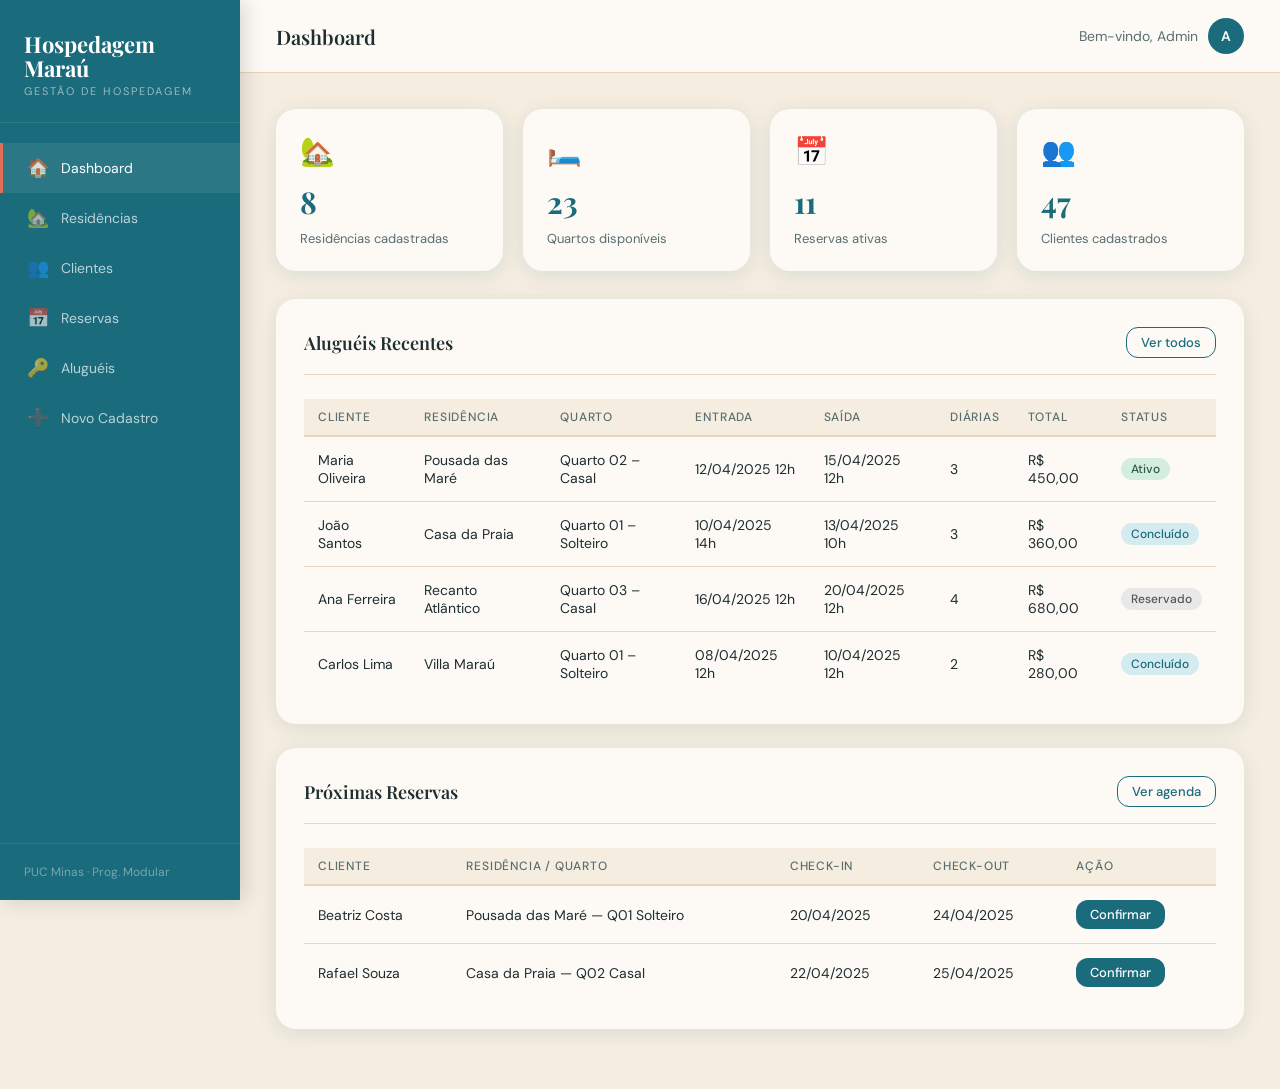
<file: src/index.html>
<!DOCTYPE html>
<html lang="pt-BR">
<head>
  <meta charset="UTF-8" />
  <meta name="viewport" content="width=device-width, initial-scale=1.0" />
  <title>Dashboard — Hospedagem Maraú</title>
  <link rel="stylesheet" href="style.css" />
</head>
<body>
<div class="page-wrapper">

  <div class="sidebar">
    <div class="sidebar-brand">
      <div class="logo-mark">Hospedagem<br/>Maraú</div>
      <div class="logo-sub">Gestão de Hospedagem</div>
    </div>
    <ul class="sidebar-nav">
      <li><a href="index.html"       class="active"><span class="icon">🏠</span> Dashboard</a></li>
      <li><a href="residencias.html">               <span class="icon">🏡</span> Residências</a></li>
      <li><a href="clientes.html">                  <span class="icon">👥</span> Clientes</a></li>
      <li><a href="reservas.html">                  <span class="icon">📅</span> Reservas</a></li>
      <li><a href="alugel.html">                    <span class="icon">🔑</span> Aluguéis</a></li>
      <li><a href="cadastro.html">                  <span class="icon">➕</span> Novo Cadastro</a></li>
    </ul>
    <div class="sidebar-footer">PUC Minas · Prog. Modular</div>
  </div>

  <div class="main-content">
    <div class="topbar">
      <span class="topbar-title">Dashboard</span>
      <div class="topbar-user">
        <span>Bem-vindo, Admin</span>
        <div class="avatar">A</div>
      </div>
    </div>

    <div class="page-body">

      <div class="stats-grid">
        <div class="stat-card">
          <span class="stat-icon">🏡</span>
          <span class="stat-value">8</span>
          <span class="stat-label">Residências cadastradas</span>
        </div>
        <div class="stat-card">
          <span class="stat-icon">🛏️</span>
          <span class="stat-value">23</span>
          <span class="stat-label">Quartos disponíveis</span>
        </div>
        <div class="stat-card">
          <span class="stat-icon">📅</span>
          <span class="stat-value">11</span>
          <span class="stat-label">Reservas ativas</span>
        </div>
        <div class="stat-card">
          <span class="stat-icon">👥</span>
          <span class="stat-value">47</span>
          <span class="stat-label">Clientes cadastrados</span>
        </div>
      </div>

      <div class="card">
        <div class="card-header">
          <h2 class="card-title">Aluguéis Recentes</h2>
          <a href="alugel.html" class="btn btn-outline btn-sm">Ver todos</a>
        </div>
        <table>
          <thead>
            <tr>
              <th>Cliente</th>
              <th>Residência</th>
              <th>Quarto</th>
              <th>Entrada</th>
              <th>Saída</th>
              <th>Diárias</th>
              <th>Total</th>
              <th>Status</th>
            </tr>
          </thead>
          <tbody>
            <tr>
              <td>Maria Oliveira</td>
              <td>Pousada das Maré</td>
              <td>Quarto 02 – Casal</td>
              <td>12/04/2025 12h</td>
              <td>15/04/2025 12h</td>
              <td>3</td>
              <td>R$ 450,00</td>
              <td><span class="badge badge-green">Ativo</span></td>
            </tr>
            <tr>
              <td>João Santos</td>
              <td>Casa da Praia</td>
              <td>Quarto 01 – Solteiro</td>
              <td>10/04/2025 14h</td>
              <td>13/04/2025 10h</td>
              <td>3</td>
              <td>R$ 360,00</td>
              <td><span class="badge badge-blue">Concluído</span></td>
            </tr>
            <tr>
              <td>Ana Ferreira</td>
              <td>Recanto Atlântico</td>
              <td>Quarto 03 – Casal</td>
              <td>16/04/2025 12h</td>
              <td>20/04/2025 12h</td>
              <td>4</td>
              <td>R$ 680,00</td>
              <td><span class="badge badge-gray">Reservado</span></td>
            </tr>
            <tr>
              <td>Carlos Lima</td>
              <td>Villa Maraú</td>
              <td>Quarto 01 – Solteiro</td>
              <td>08/04/2025 12h</td>
              <td>10/04/2025 12h</td>
              <td>2</td>
              <td>R$ 280,00</td>
              <td><span class="badge badge-blue">Concluído</span></td>
            </tr>
          </tbody>
        </table>
      </div>

      <div class="card">
        <div class="card-header">
          <h2 class="card-title">Próximas Reservas</h2>
          <a href="reservas.html" class="btn btn-outline btn-sm">Ver agenda</a>
        </div>
        <table>
          <thead>
            <tr>
              <th>Cliente</th>
              <th>Residência / Quarto</th>
              <th>Check-in</th>
              <th>Check-out</th>
              <th>Ação</th>
            </tr>
          </thead>
          <tbody>
            <tr>
              <td>Beatriz Costa</td>
              <td>Pousada das Maré — Q01 Solteiro</td>
              <td>20/04/2025</td>
              <td>24/04/2025</td>
              <td><a href="alugel.html" class="btn btn-primary btn-sm">Confirmar</a></td>
            </tr>
            <tr>
              <td>Rafael Souza</td>
              <td>Casa da Praia — Q02 Casal</td>
              <td>22/04/2025</td>
              <td>25/04/2025</td>
              <td><a href="alugel.html" class="btn btn-primary btn-sm">Confirmar</a></td>
            </tr>
          </tbody>
        </table>
      </div>

    </div>
  </div>
</div>
</body>
</html>
</file>
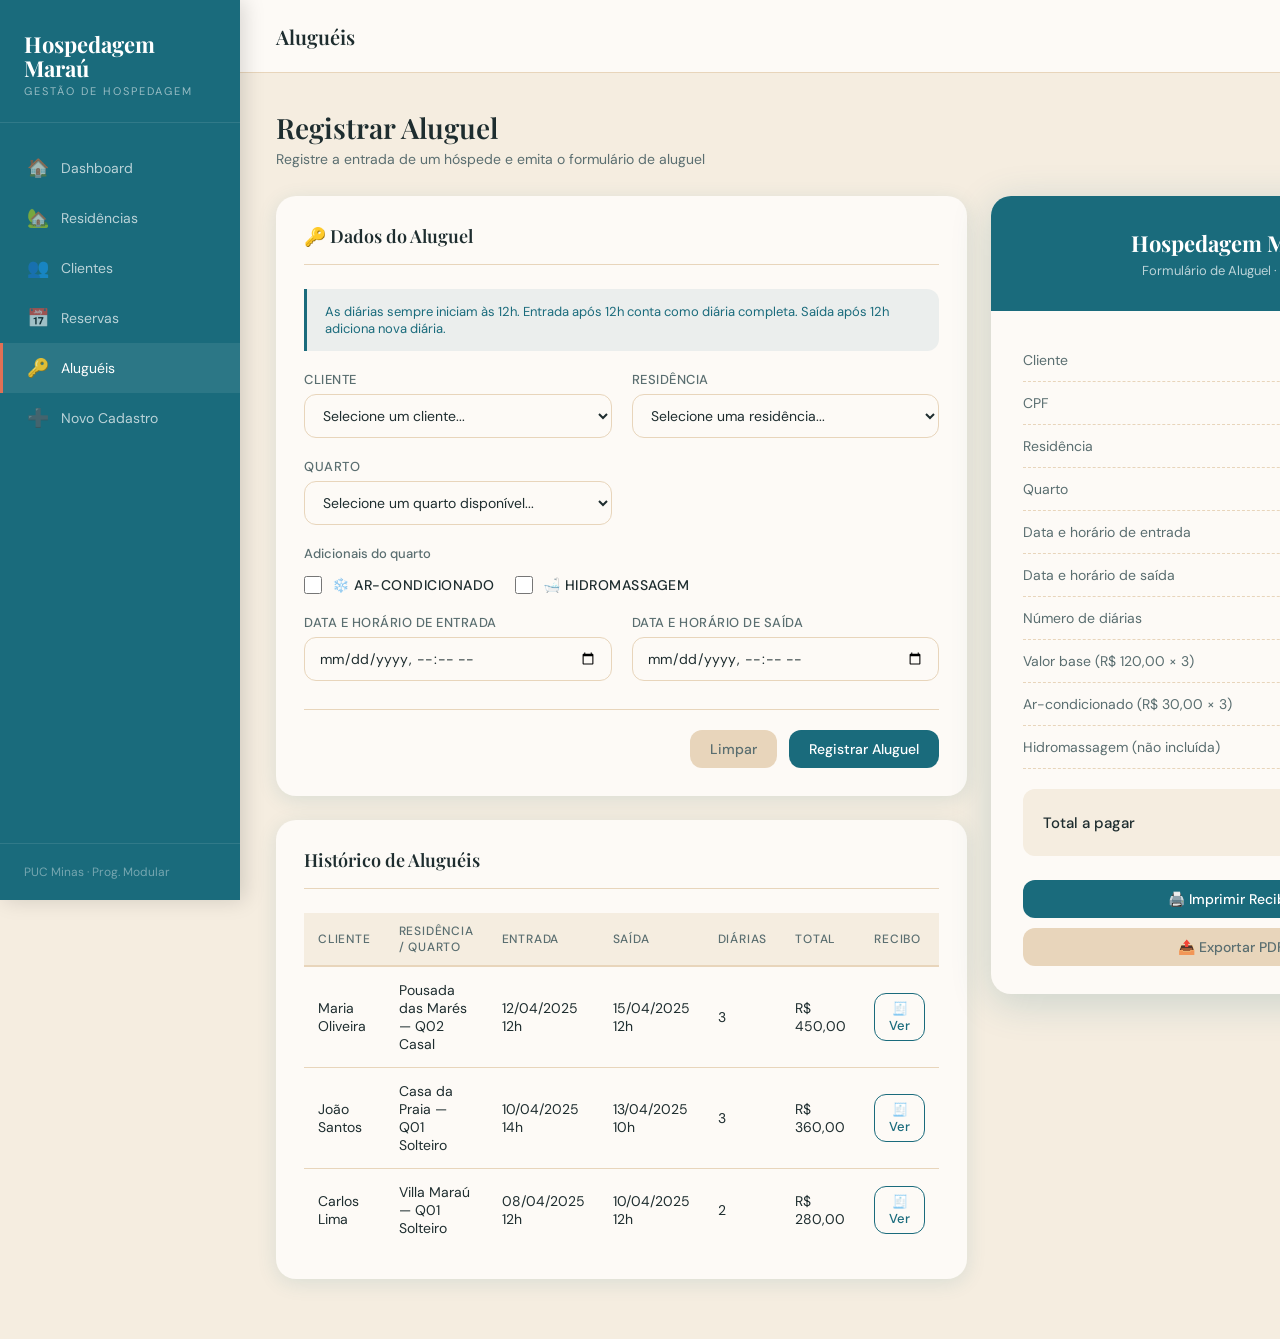
<file: src/alugel.html>
<!DOCTYPE html>
<html lang="pt-BR">
<head>
  <meta charset="UTF-8" />
  <meta name="viewport" content="width=device-width, initial-scale=1.0" />
  <title>Aluguéis — Hospedagem Maraú</title>
  <link rel="stylesheet" href="style.css" />
</head>
<body>
<div class="page-wrapper">

  <div class="sidebar">
    <div class="sidebar-brand">
      <div class="logo-mark">Hospedagem<br/>Maraú</div>
      <div class="logo-sub">Gestão de Hospedagem</div>
    </div>
    <ul class="sidebar-nav">
      <li><a href="index.html">                   <span class="icon">🏠</span> Dashboard</a></li>
      <li><a href="residencias.html">             <span class="icon">🏡</span> Residências</a></li>
      <li><a href="clientes.html">                <span class="icon">👥</span> Clientes</a></li>
      <li><a href="reservas.html">                <span class="icon">📅</span> Reservas</a></li>
      <li><a href="alugel.html" class="active">   <span class="icon">🔑</span> Aluguéis</a></li>
      <li><a href="cadastro.html">                <span class="icon">➕</span> Novo Cadastro</a></li>
    </ul>
    <div class="sidebar-footer">PUC Minas · Prog. Modular</div>
  </div>

  <div class="main-content">
    <div class="topbar">
      <span class="topbar-title">Aluguéis</span>
      <div class="topbar-user">
        <span>Admin</span>
        <div class="avatar">A</div>
      </div>
    </div>

    <div class="page-body">

      <div class="page-header">
        <h1>Registrar Aluguel</h1>
        <p>Registre a entrada de um hóspede e emita o formulário de aluguel</p>
      </div>

      <div style="display:grid; grid-template-columns: 1fr 480px; gap: 24px; align-items: start;">

        <div>
          <div class="card">
            <div class="card-header">
              <h2 class="card-title">🔑 Dados do Aluguel</h2>
            </div>

            <div class="info-box">
              As diárias sempre iniciam às 12h. Entrada após 12h conta como diária completa. Saída após 12h adiciona nova diária.
            </div>

            <div class="form-grid">
              <div class="form-group">
                <label for="cliente-alg">Cliente</label>
                <select id="cliente-alg">
                  <option value="">Selecione um cliente...</option>
                  <option>Maria Oliveira</option>
                  <option>João Santos</option>
                  <option>Ana Ferreira</option>
                  <option>Carlos Lima</option>
                  <option>Beatriz Costa</option>
                </select>
              </div>

              <div class="form-group">
                <label for="residencia-alg">Residência</label>
                <select id="residencia-alg">
                  <option value="">Selecione uma residência...</option>
                  <option>Pousada das Marés</option>
                  <option>Casa da Praia</option>
                  <option>Recanto Atlântico</option>
                  <option>Villa Maraú</option>
                </select>
              </div>

              <div class="form-group">
                <label for="quarto-alg">Quarto</label>
                <select id="quarto-alg">
                  <option value="">Selecione um quarto disponível...</option>
                  <option>Quarto 01 – Solteiro (R$ 120,00/diária)</option>
                  <option>Quarto 03 – Solteiro (R$ 100,00/diária)</option>
                </select>
              </div>

              <div class="form-group" style="grid-column: 1 / -1;">
                <p style="font-size:13px;color:var(--texto-leve);font-weight:500;margin-bottom:8px;">Adicionais do quarto</p>
                <div style="display:flex;gap:20px;">
                  <label class="checkbox-row">
                    <input type="checkbox" /> ❄️ Ar-condicionado
                  </label>
                  <label class="checkbox-row">
                    <input type="checkbox" /> 🛁 Hidromassagem
                  </label>
                </div>
              </div>

              <div class="form-group">
                <label for="entrada-alg">Data e horário de entrada</label>
                <input type="datetime-local" id="entrada-alg" />
              </div>

              <div class="form-group">
                <label for="saida-alg">Data e horário de saída</label>
                <input type="datetime-local" id="saida-alg" />
              </div>
            </div>

            <div class="form-actions">
              <button class="btn btn-ghost">Limpar</button>
              <button class="btn btn-primary">Registrar Aluguel</button>
            </div>
          </div>

          <div class="card">
            <div class="card-header">
              <h2 class="card-title">Histórico de Aluguéis</h2>
            </div>
            <table>
              <thead>
                <tr>
                  <th>Cliente</th>
                  <th>Residência / Quarto</th>
                  <th>Entrada</th>
                  <th>Saída</th>
                  <th>Diárias</th>
                  <th>Total</th>
                  <th>Recibo</th>
                </tr>
              </thead>
              <tbody>
                <tr>
                  <td>Maria Oliveira</td>
                  <td>Pousada das Marés — Q02 Casal</td>
                  <td>12/04/2025 12h</td>
                  <td>15/04/2025 12h</td>
                  <td>3</td>
                  <td>R$ 450,00</td>
                  <td><button class="btn btn-outline btn-sm">🧾 Ver</button></td>
                </tr>
                <tr>
                  <td>João Santos</td>
                  <td>Casa da Praia — Q01 Solteiro</td>
                  <td>10/04/2025 14h</td>
                  <td>13/04/2025 10h</td>
                  <td>3</td>
                  <td>R$ 360,00</td>
                  <td><button class="btn btn-outline btn-sm">🧾 Ver</button></td>
                </tr>
                <tr>
                  <td>Carlos Lima</td>
                  <td>Villa Maraú — Q01 Solteiro</td>
                  <td>08/04/2025 12h</td>
                  <td>10/04/2025 12h</td>
                  <td>2</td>
                  <td>R$ 280,00</td>
                  <td><button class="btn btn-outline btn-sm">🧾 Ver</button></td>
                </tr>
              </tbody>
            </table>
          </div>
        </div>

        <div>
          <div class="recibo">
            <div class="recibo-header">
              <h2>Hospedagem Maraú</h2>
              <p>Formulário de Aluguel · Recibo</p>
            </div>
            <div class="recibo-body">
              <div class="recibo-row">
                <span class="label">Cliente</span>
                <span class="value">Maria Oliveira</span>
              </div>
              <div class="recibo-row">
                <span class="label">CPF</span>
                <span class="value">123.456.789-00</span>
              </div>
              <div class="recibo-row">
                <span class="label">Residência</span>
                <span class="value">Pousada das Marés</span>
              </div>
              <div class="recibo-row">
                <span class="label">Quarto</span>
                <span class="value">Quarto 02 – Casal</span>
              </div>
              <div class="recibo-row">
                <span class="label">Data e horário de entrada</span>
                <span class="value">12/04/2025 às 12h</span>
              </div>
              <div class="recibo-row">
                <span class="label">Data e horário de saída</span>
                <span class="value">15/04/2025 às 12h</span>
              </div>
              <div class="recibo-row">
                <span class="label">Número de diárias</span>
                <span class="value">3 diárias</span>
              </div>
              <div class="recibo-row">
                <span class="label">Valor base (R$ 120,00 × 3)</span>
                <span class="value">R$ 360,00</span>
              </div>
              <div class="recibo-row">
                <span class="label">Ar-condicionado (R$ 30,00 × 3)</span>
                <span class="value">R$ 90,00</span>
              </div>
              <div class="recibo-row">
                <span class="label">Hidromassagem (não incluída)</span>
                <span class="value">–</span>
              </div>
              <div class="recibo-total">
                <span class="label">Total a pagar</span>
                <span class="value">R$ 450,00</span>
              </div>

              <div style="margin-top: 24px; display:flex; flex-direction:column; gap:10px;">
                <button class="btn btn-primary" style="justify-content:center;">🖨️ Imprimir Recibo</button>
                <button class="btn btn-ghost" style="justify-content:center;">📤 Exportar PDF</button>
              </div>
            </div>
          </div>
        </div>

      </div>

    </div>
  </div>
</div>
</body>
</html>
</file>
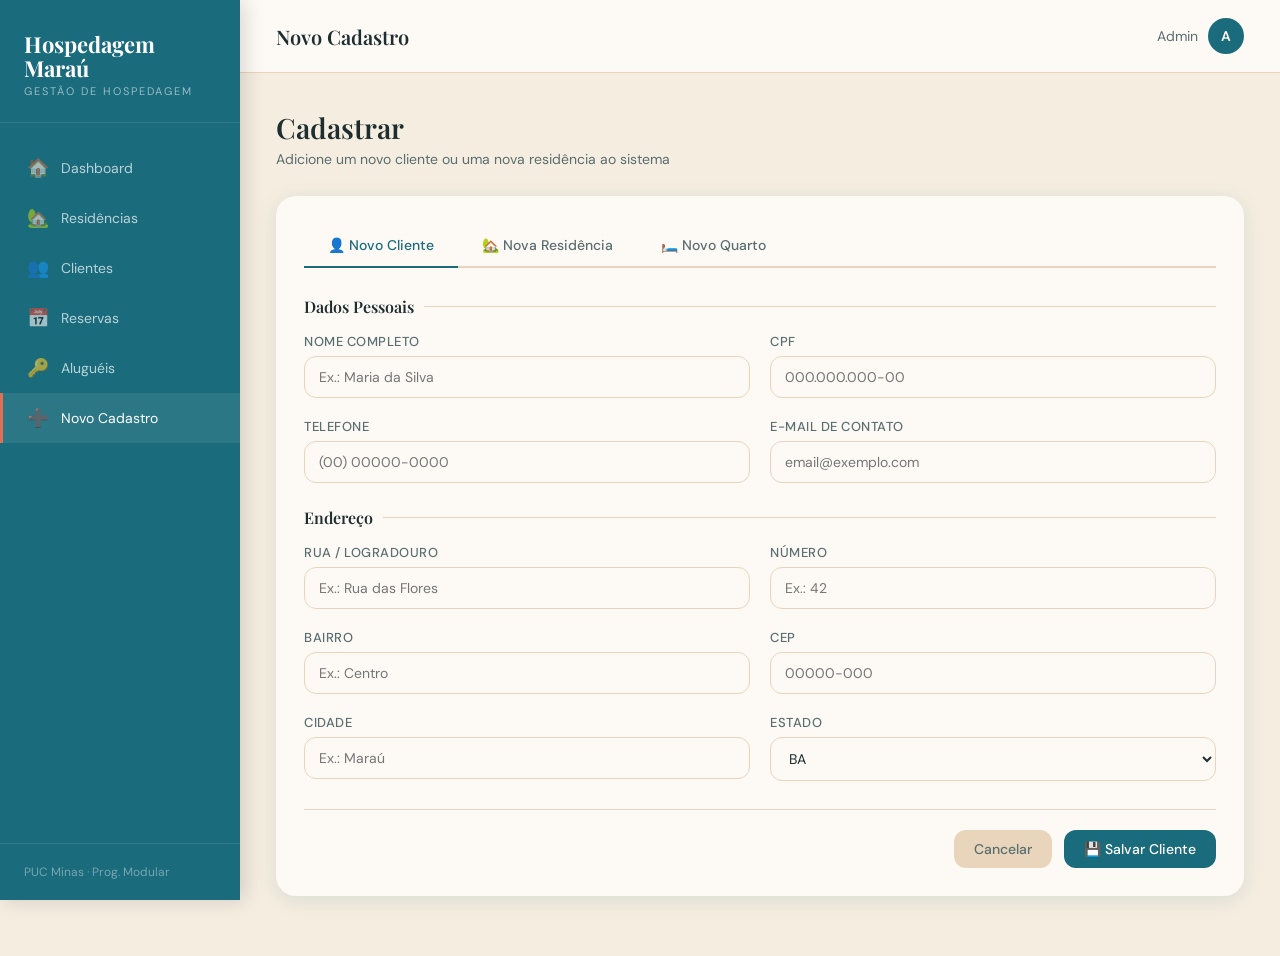
<file: src/cadastro.html>
<!DOCTYPE html>
<html lang="pt-BR">
<head>
  <meta charset="UTF-8" />
  <meta name="viewport" content="width=device-width, initial-scale=1.0" />
  <title>Cadastro — Hospedagem Maraú</title>
  <link rel="stylesheet" href="style.css" />
  <style>
    .tabs {
      display: flex;
      gap: 0;
      border-bottom: 2px solid var(--areia-escura);
      margin-bottom: 28px;
    }
    .tab-btn {
      padding: 12px 24px;
      border: none;
      background: transparent;
      font-family: 'DM Sans', sans-serif;
      font-size: 14px;
      font-weight: 500;
      color: var(--texto-leve);
      cursor: pointer;
      border-bottom: 2px solid transparent;
      margin-bottom: -2px;
      transition: all 0.2s;
    }
    .tab-btn.active {
      color: var(--mar);
      border-bottom-color: var(--mar);
    }
    .tab-panel { display: none; }
    .tab-panel.active { display: block; }
  </style>
</head>
<body>
<div class="page-wrapper">

  <div class="sidebar">
    <div class="sidebar-brand">
      <div class="logo-mark">Hospedagem<br/>Maraú</div>
      <div class="logo-sub">Gestão de Hospedagem</div>
    </div>
    <ul class="sidebar-nav">
      <li><a href="index.html">                     <span class="icon">🏠</span> Dashboard</a></li>
      <li><a href="residencias.html">               <span class="icon">🏡</span> Residências</a></li>
      <li><a href="clientes.html">                  <span class="icon">👥</span> Clientes</a></li>
      <li><a href="reservas.html">                  <span class="icon">📅</span> Reservas</a></li>
      <li><a href="alugel.html">                    <span class="icon">🔑</span> Aluguéis</a></li>
      <li><a href="cadastro.html" class="active">   <span class="icon">➕</span> Novo Cadastro</a></li>
    </ul>
    <div class="sidebar-footer">PUC Minas · Prog. Modular</div>
  </div>

  <div class="main-content">
    <div class="topbar">
      <span class="topbar-title">Novo Cadastro</span>
      <div class="topbar-user">
        <span>Admin</span>
        <div class="avatar">A</div>
      </div>
    </div>

    <div class="page-body">

      <div class="page-header">
        <h1>Cadastrar</h1>
        <p>Adicione um novo cliente ou uma nova residência ao sistema</p>
      </div>

      <div class="card">
        <!-- Abas -->
        <div class="tabs">
          <button class="tab-btn active" onclick="switchTab('cliente', this)">👤 Novo Cliente</button>
          <button class="tab-btn" onclick="switchTab('residencia', this)">🏡 Nova Residência</button>
          <button class="tab-btn" onclick="switchTab('quarto', this)">🛏️ Novo Quarto</button>
        </div>

        <!-- Aba: Cliente -->
        <div class="tab-panel active" id="tab-cliente">
          <p class="section-title">Dados Pessoais</p>
          <div class="form-grid">
            <div class="form-group">
              <label>Nome completo</label>
              <input type="text" placeholder="Ex.: Maria da Silva" />
            </div>
            <div class="form-group">
              <label>CPF</label>
              <input type="text" placeholder="000.000.000-00" />
            </div>
            <div class="form-group">
              <label>Telefone</label>
              <input type="text" placeholder="(00) 00000-0000" />
            </div>
            <div class="form-group">
              <label>E-mail de contato</label>
              <input type="email" placeholder="email@exemplo.com" />
            </div>
          </div>

          <p class="section-title" style="margin-top:24px;">Endereço</p>
          <div class="form-grid">
            <div class="form-group">
              <label>Rua / Logradouro</label>
              <input type="text" placeholder="Ex.: Rua das Flores" />
            </div>
            <div class="form-group">
              <label>Número</label>
              <input type="text" placeholder="Ex.: 42" />
            </div>
            <div class="form-group">
              <label>Bairro</label>
              <input type="text" placeholder="Ex.: Centro" />
            </div>
            <div class="form-group">
              <label>CEP</label>
              <input type="text" placeholder="00000-000" />
            </div>
            <div class="form-group">
              <label>Cidade</label>
              <input type="text" placeholder="Ex.: Maraú" />
            </div>
            <div class="form-group">
              <label>Estado</label>
              <select>
                <option>BA</option><option>SP</option><option>RJ</option>
                <option>MG</option><option>RS</option><option>PR</option>
              </select>
            </div>
          </div>

          <div class="form-actions">
            <a href="clientes.html" class="btn btn-ghost">Cancelar</a>
            <button class="btn btn-primary">💾 Salvar Cliente</button>
          </div>
        </div>

        <!-- Aba: Residência -->
        <div class="tab-panel" id="tab-residencia">
          <p class="section-title">Dados da Residência</p>
          <div class="form-grid">
            <div class="form-group">
              <label>Nome da residência</label>
              <input type="text" placeholder="Ex.: Pousada das Marés" />
            </div>
            <div class="form-group">
              <label>Telefone de contato</label>
              <input type="text" placeholder="(00) 00000-0000" />
            </div>
            <div class="form-group">
              <label>E-mail</label>
              <input type="email" placeholder="email@pousada.com" />
            </div>
            <div class="form-group">
              <label>Rua / Logradouro</label>
              <input type="text" placeholder="Ex.: Rua da Praia" />
            </div>
            <div class="form-group">
              <label>Número</label>
              <input type="text" placeholder="Ex.: 42" />
            </div>
            <div class="form-group">
              <label>Bairro</label>
              <input type="text" placeholder="Ex.: Taipu" />
            </div>
            <div class="form-group">
              <label>CEP</label>
              <input type="text" placeholder="00000-000" />
            </div>
          </div>

          <div class="form-actions">
            <a href="residencias.html" class="btn btn-ghost">Cancelar</a>
            <button class="btn btn-primary">💾 Salvar Residência</button>
          </div>
        </div>

        <!-- Aba: Quarto -->
        <div class="tab-panel" id="tab-quarto">
          <p class="section-title">Dados do Quarto</p>
          <div class="form-grid">
            <div class="form-group">
              <label>Residência</label>
              <select>
                <option value="">Selecione a residência...</option>
                <option>Pousada das Marés</option>
                <option>Casa da Praia</option>
                <option>Recanto Atlântico</option>
                <option>Villa Maraú</option>
              </select>
            </div>
            <div class="form-group">
              <label>Número / Identificação</label>
              <input type="text" placeholder="Ex.: Quarto 04" />
            </div>
            <div class="form-group">
              <label>Tipo</label>
              <select>
                <option value="">Selecione o tipo...</option>
                <option>Solteiro</option>
                <option>Casal</option>
              </select>
            </div>
            <div class="form-group">
              <label>Valor base da diária (R$)</label>
              <input type="number" placeholder="Ex.: 150.00" min="0" step="0.01" />
            </div>
            <div class="form-group full-width">
              <label>Adicionais disponíveis</label>
              <div style="display:flex;gap:24px;margin-top:6px;">
                <label class="checkbox-row">
                  <input type="checkbox" /> ❄️ Ar-condicionado
                </label>
                <label class="checkbox-row">
                  <input type="checkbox" /> 🛁 Banheira de hidromassagem
                </label>
              </div>
            </div>
          </div>

          <div class="form-actions">
            <a href="residencias.html" class="btn btn-ghost">Cancelar</a>
            <button class="btn btn-primary">💾 Salvar Quarto</button>
          </div>
        </div>

      </div>
    </div>
  </div>
</div>

<script>
  function switchTab(name, el) {
    document.querySelectorAll('.tab-btn').forEach(b => b.classList.remove('active'));
    document.querySelectorAll('.tab-panel').forEach(p => p.classList.remove('active'));
    el.classList.add('active');
    document.getElementById('tab-' + name).classList.add('active');
  }
</script>
</body>
</html>
</file>
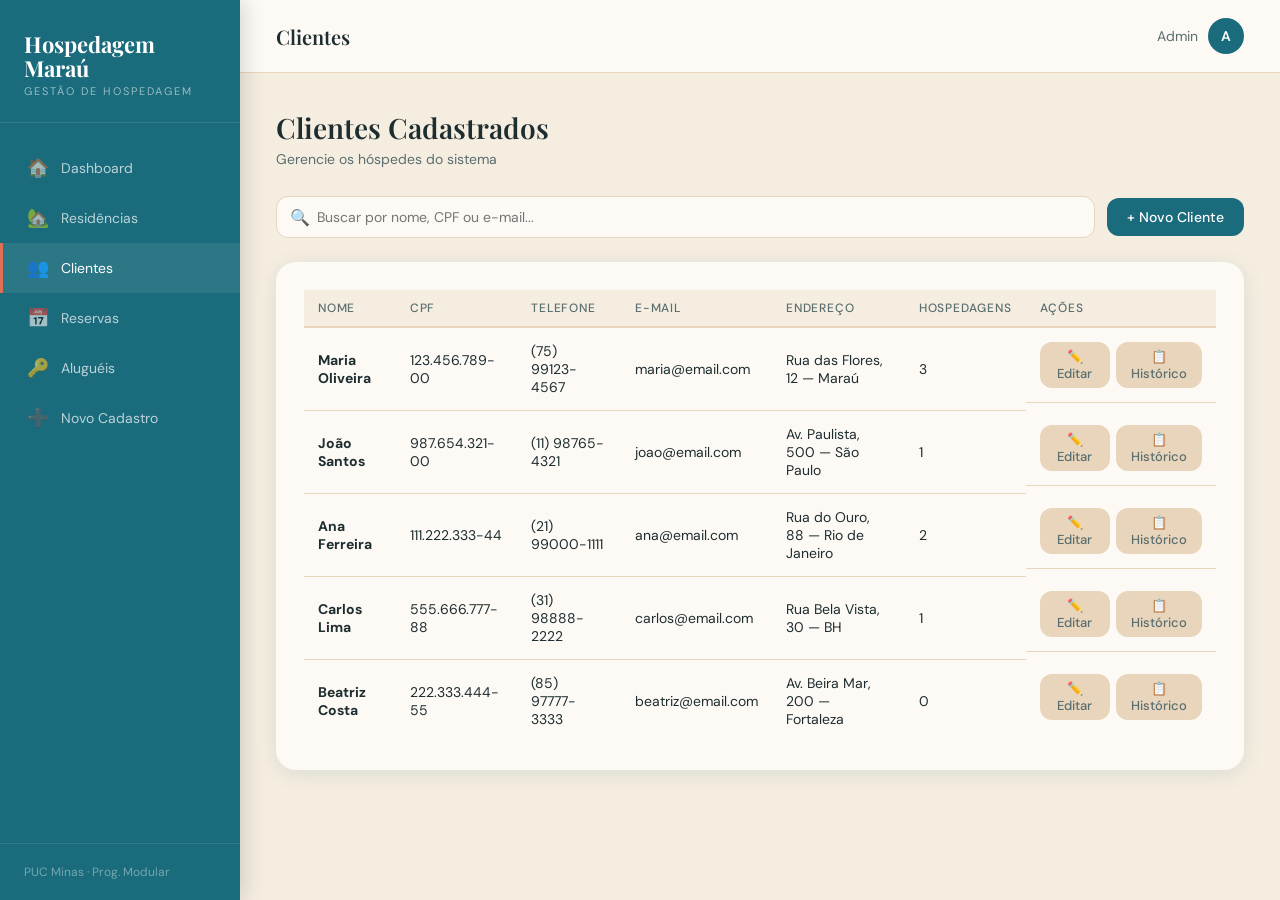
<file: src/clientes.html>
<!DOCTYPE html>
<html lang="pt-BR">
<head>
  <meta charset="UTF-8" />
  <meta name="viewport" content="width=device-width, initial-scale=1.0" />
  <title>Clientes — Hospedagem Maraú</title>
  <link rel="stylesheet" href="style.css" />
</head>
<body>
<div class="page-wrapper">

  <div class="sidebar">
    <div class="sidebar-brand">
      <div class="logo-mark">Hospedagem<br/>Maraú</div>
      <div class="logo-sub">Gestão de Hospedagem</div>
    </div>
    <ul class="sidebar-nav">
      <li><a href="index.html">                     <span class="icon">🏠</span> Dashboard</a></li>
      <li><a href="residencias.html">               <span class="icon">🏡</span> Residências</a></li>
      <li><a href="clientes.html" class="active">   <span class="icon">👥</span> Clientes</a></li>
      <li><a href="reservas.html">                  <span class="icon">📅</span> Reservas</a></li>
      <li><a href="alugel.html">                    <span class="icon">🔑</span> Aluguéis</a></li>
      <li><a href="cadastro.html">                  <span class="icon">➕</span> Novo Cadastro</a></li>
    </ul>
    <div class="sidebar-footer">PUC Minas · Prog. Modular</div>
  </div>

  <div class="main-content">
    <div class="topbar">
      <span class="topbar-title">Clientes</span>
      <div class="topbar-user">
        <span>Admin</span>
        <div class="avatar">A</div>
      </div>
    </div>

    <div class="page-body">

      <div class="page-header">
        <h1>Clientes Cadastrados</h1>
        <p>Gerencie os hóspedes do sistema</p>
      </div>

      <div class="search-bar">
        <div class="search-input-wrapper">
          <span class="search-icon">🔍</span>
          <input type="text" placeholder="Buscar por nome, CPF ou e-mail..." />
        </div>
        <a href="cadastro.html" class="btn btn-primary">+ Novo Cliente</a>
      </div>

      <div class="card">
        <table>
          <thead>
            <tr>
              <th>Nome</th>
              <th>CPF</th>
              <th>Telefone</th>
              <th>E-mail</th>
              <th>Endereço</th>
              <th>Hospedagens</th>
              <th>Ações</th>
            </tr>
          </thead>
          <tbody>
            <tr>
              <td><strong>Maria Oliveira</strong></td>
              <td>123.456.789-00</td>
              <td>(75) 99123-4567</td>
              <td>maria@email.com</td>
              <td>Rua das Flores, 12 — Maraú</td>
              <td>3</td>
              <td style="display:flex;gap:6px;">
                <button class="btn btn-ghost btn-sm">✏️ Editar</button>
                <button class="btn btn-ghost btn-sm">📋 Histórico</button>
              </td>
            </tr>
            <tr>
              <td><strong>João Santos</strong></td>
              <td>987.654.321-00</td>
              <td>(11) 98765-4321</td>
              <td>joao@email.com</td>
              <td>Av. Paulista, 500 — São Paulo</td>
              <td>1</td>
              <td style="display:flex;gap:6px;">
                <button class="btn btn-ghost btn-sm">✏️ Editar</button>
                <button class="btn btn-ghost btn-sm">📋 Histórico</button>
              </td>
            </tr>
            <tr>
              <td><strong>Ana Ferreira</strong></td>
              <td>111.222.333-44</td>
              <td>(21) 99000-1111</td>
              <td>ana@email.com</td>
              <td>Rua do Ouro, 88 — Rio de Janeiro</td>
              <td>2</td>
              <td style="display:flex;gap:6px;">
                <button class="btn btn-ghost btn-sm">✏️ Editar</button>
                <button class="btn btn-ghost btn-sm">📋 Histórico</button>
              </td>
            </tr>
            <tr>
              <td><strong>Carlos Lima</strong></td>
              <td>555.666.777-88</td>
              <td>(31) 98888-2222</td>
              <td>carlos@email.com</td>
              <td>Rua Bela Vista, 30 — BH</td>
              <td>1</td>
              <td style="display:flex;gap:6px;">
                <button class="btn btn-ghost btn-sm">✏️ Editar</button>
                <button class="btn btn-ghost btn-sm">📋 Histórico</button>
              </td>
            </tr>
            <tr>
              <td><strong>Beatriz Costa</strong></td>
              <td>222.333.444-55</td>
              <td>(85) 97777-3333</td>
              <td>beatriz@email.com</td>
              <td>Av. Beira Mar, 200 — Fortaleza</td>
              <td>0</td>
              <td style="display:flex;gap:6px;">
                <button class="btn btn-ghost btn-sm">✏️ Editar</button>
                <button class="btn btn-ghost btn-sm">📋 Histórico</button>
              </td>
            </tr>
          </tbody>
        </table>
      </div>

    </div>
  </div>
</div>
</body>
</html>
</file>
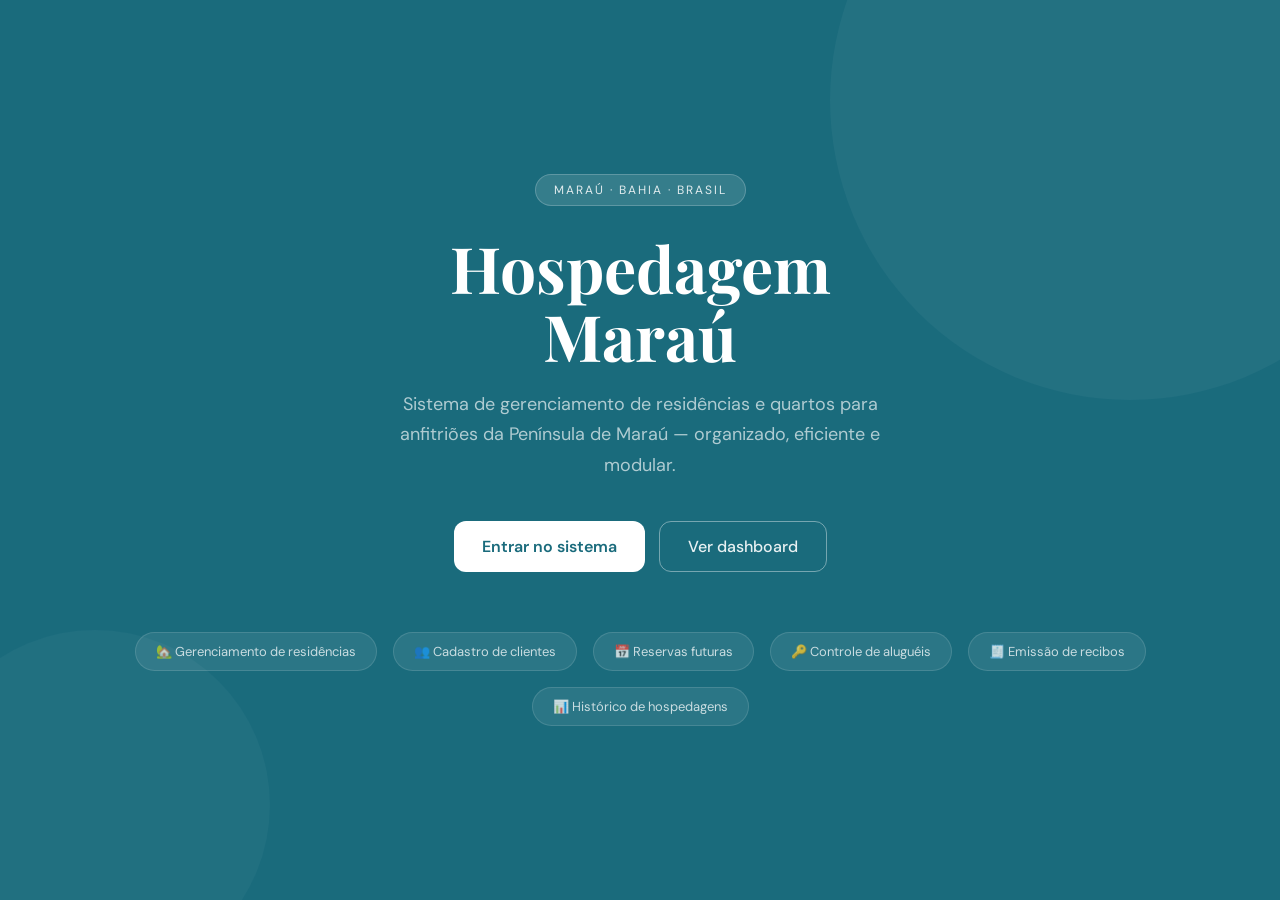
<file: src/hospedagem-marau.html>
<!DOCTYPE html>
<html lang="pt-BR">
<head>
  <meta charset="UTF-8" />
  <meta name="viewport" content="width=device-width, initial-scale=1.0" />
  <title>Hospedagem Maraú — Sistema de Gerenciamento</title>
  <link rel="stylesheet" href="style.css" />
  <style>
    body { background: var(--mar); }

    .landing {
      min-height: 100vh;
      display: flex;
      flex-direction: column;
      align-items: center;
      justify-content: center;
      padding: 48px 24px;
      text-align: center;
      position: relative;
      overflow: hidden;
    }

    .landing::before {
      content: '';
      position: absolute;
      width: 600px; height: 600px;
      border-radius: 50%;
      background: rgba(255,255,255,0.04);
      top: -200px; right: -150px;
    }

    .landing::after {
      content: '';
      position: absolute;
      width: 350px; height: 350px;
      border-radius: 50%;
      background: rgba(255,255,255,0.03);
      bottom: -80px; left: -80px;
    }

    .landing-label {
      display: inline-block;
      background: rgba(255,255,255,0.12);
      border: 1px solid rgba(255,255,255,0.2);
      color: rgba(255,255,255,0.85);
      padding: 7px 18px;
      border-radius: 20px;
      font-size: 12px;
      letter-spacing: 2px;
      text-transform: uppercase;
      margin-bottom: 28px;
    }

    .landing h1 {
      font-family: 'Playfair Display', serif;
      font-size: 64px;
      color: #fff;
      line-height: 1.05;
      margin-bottom: 20px;
    }

    .landing p {
      font-size: 18px;
      color: rgba(255,255,255,0.65);
      max-width: 500px;
      line-height: 1.7;
      margin-bottom: 40px;
    }

    .landing-actions {
      display: flex;
      gap: 14px;
      justify-content: center;
      flex-wrap: wrap;
    }

    .btn-white {
      background: #fff;
      color: var(--mar);
      font-weight: 600;
    }
    .btn-white:hover { background: var(--areia); }

    .btn-outline-white {
      background: transparent;
      border: 1.5px solid rgba(255,255,255,0.4);
      color: rgba(255,255,255,0.9);
    }
    .btn-outline-white:hover { background: rgba(255,255,255,0.1); }

    .features {
      display: flex;
      gap: 16px;
      margin-top: 60px;
      justify-content: center;
      flex-wrap: wrap;
    }

    .feature-chip {
      background: rgba(255,255,255,0.08);
      border: 1px solid rgba(255,255,255,0.12);
      border-radius: 30px;
      padding: 10px 20px;
      color: rgba(255,255,255,0.75);
      font-size: 13px;
      display: flex;
      align-items: center;
      gap: 8px;
    }
  </style>
</head>
<body>
  <div class="landing">
    <span class="landing-label">Maraú · Bahia · Brasil</span>
    <h1>Hospedagem<br/>Maraú</h1>
    <p>
      Sistema de gerenciamento de residências e quartos para anfitriões
      da Península de Maraú — organizado, eficiente e modular.
    </p>
    <div class="landing-actions">
      <a href="login.html" class="btn btn-white btn-lg">Entrar no sistema</a>
      <a href="index.html" class="btn btn-outline-white btn-lg">Ver dashboard</a>
    </div>

    <div class="features">
      <div class="feature-chip">🏡 Gerenciamento de residências</div>
      <div class="feature-chip">👥 Cadastro de clientes</div>
      <div class="feature-chip">📅 Reservas futuras</div>
      <div class="feature-chip">🔑 Controle de aluguéis</div>
      <div class="feature-chip">🧾 Emissão de recibos</div>
      <div class="feature-chip">📊 Histórico de hospedagens</div>
    </div>
  </div>
</body>
</html>
</file>
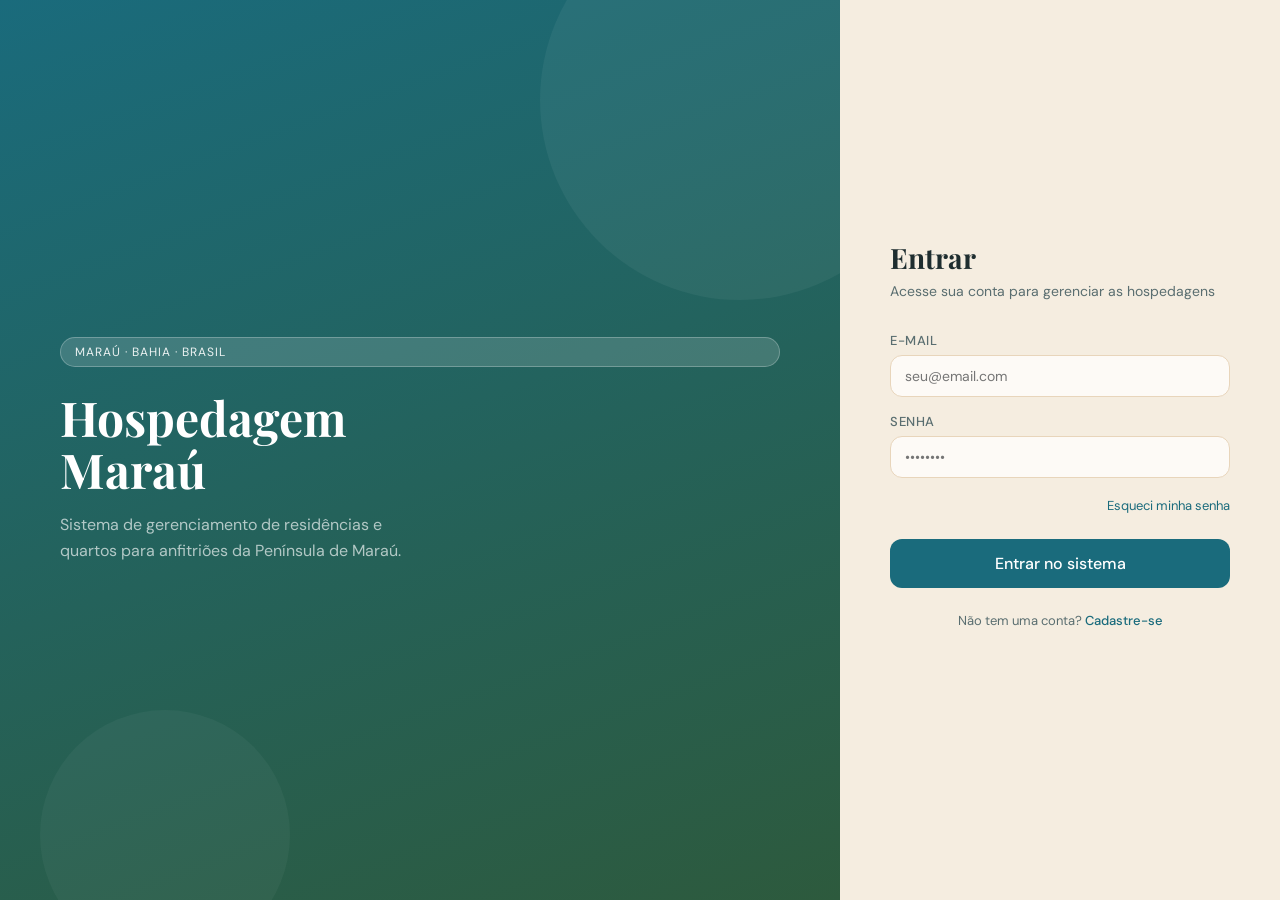
<file: src/login.html>
<!DOCTYPE html>
<html lang="pt-BR">
<head>
  <meta charset="UTF-8" />
  <meta name="viewport" content="width=device-width, initial-scale=1.0" />
  <title>Login — Hospedagem Maraú</title>
  <link rel="stylesheet" href="style.css" />
</head>
<body>
  <div class="login-page">

    <div class="login-visual">
      <span class="login-visual-badge">Maraú · Bahia · Brasil</span>
      <h1 class="login-visual-title">Hospedagem<br/>Maraú</h1>
      <p class="login-visual-sub">
        Sistema de gerenciamento de residências e quartos para
        anfitriões da Península de Maraú.
      </p>
    </div>

    <div class="login-form-side">
      <div class="login-form-inner">
        <h2>Entrar</h2>
        <p>Acesse sua conta para gerenciar as hospedagens</p>

        <div class="form-group">
          <label for="email">E-mail</label>
          <input type="email" id="email" placeholder="seu@email.com" />
        </div>

        <div class="form-group">
          <label for="senha">Senha</label>
          <input type="password" id="senha" placeholder="••••••••" />
        </div>

        <div style="margin-bottom: 24px; text-align: right;">
          <a href="#" style="font-size: 13px; color: var(--mar); text-decoration: none;">
            Esqueci minha senha
          </a>
        </div>

        <button class="btn btn-primary btn-lg" style="width: 100%; justify-content: center;" onclick="window.location='index.html'">
          Entrar no sistema
        </button>

        <p style="text-align: center; margin-top: 24px; font-size: 13px; color: var(--texto-leve);">
          Não tem uma conta? 
          <a href="cadastro.html" style="color: var(--mar); text-decoration: none; font-weight: 500;">Cadastre-se</a>
        </p>
      </div>
    </div>

  </div>
</body>
</html>
</file>
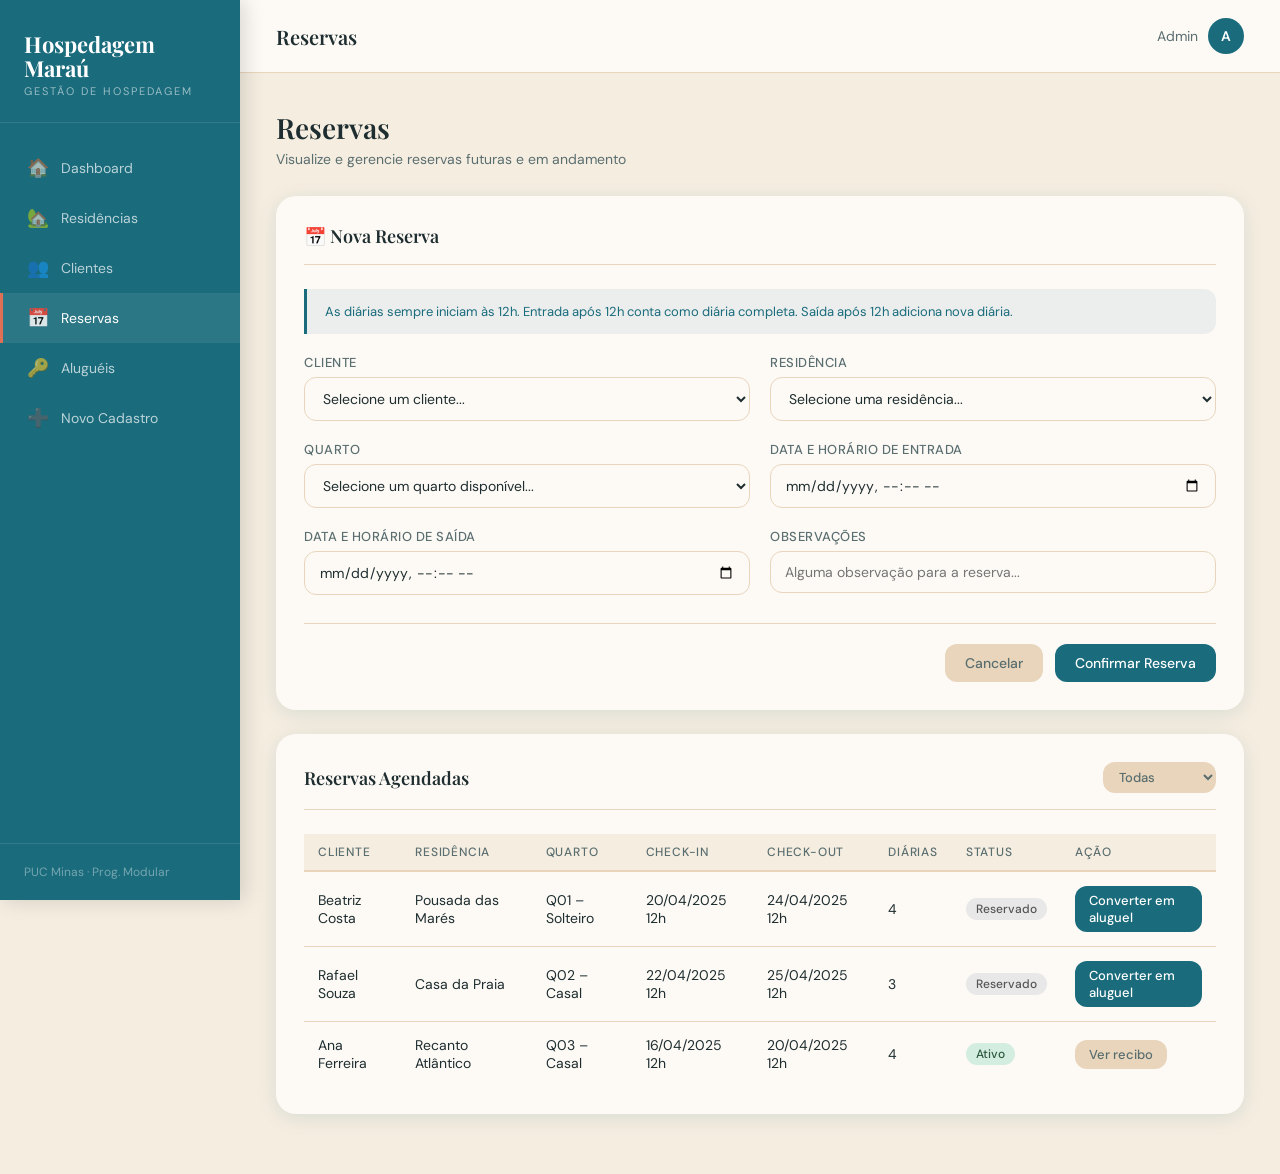
<file: src/reservas.html>
<!DOCTYPE html>
<html lang="pt-BR">
<head>
  <meta charset="UTF-8" />
  <meta name="viewport" content="width=device-width, initial-scale=1.0" />
  <title>Reservas — Hospedagem Maraú</title>
  <link rel="stylesheet" href="style.css" />
</head>
<body>
<div class="page-wrapper">

  <div class="sidebar">
    <div class="sidebar-brand">
      <div class="logo-mark">Hospedagem<br/>Maraú</div>
      <div class="logo-sub">Gestão de Hospedagem</div>
    </div>
    <ul class="sidebar-nav">
      <li><a href="index.html">                    <span class="icon">🏠</span> Dashboard</a></li>
      <li><a href="residencias.html">              <span class="icon">🏡</span> Residências</a></li>
      <li><a href="clientes.html">                 <span class="icon">👥</span> Clientes</a></li>
      <li><a href="reservas.html" class="active">  <span class="icon">📅</span> Reservas</a></li>
      <li><a href="alugel.html">                   <span class="icon">🔑</span> Aluguéis</a></li>
      <li><a href="cadastro.html">                 <span class="icon">➕</span> Novo Cadastro</a></li>
    </ul>
    <div class="sidebar-footer">PUC Minas · Prog. Modular</div>
  </div>

  <div class="main-content">
    <div class="topbar">
      <span class="topbar-title">Reservas</span>
      <div class="topbar-user">
        <span>Admin</span>
        <div class="avatar">A</div>
      </div>
    </div>

    <div class="page-body">

      <div class="page-header">
        <h1>Reservas</h1>
        <p>Visualize e gerencie reservas futuras e em andamento</p>
      </div>

      <div class="card">
        <div class="card-header">
          <h2 class="card-title">📅 Nova Reserva</h2>
        </div>

        <div class="info-box">
          As diárias sempre iniciam às 12h. Entrada após 12h conta como diária completa. Saída após 12h adiciona nova diária.
        </div>

        <div class="form-grid">
          <div class="form-group">
            <label for="cliente-res">Cliente</label>
            <select id="cliente-res">
              <option value="">Selecione um cliente...</option>
              <option>Maria Oliveira</option>
              <option>João Santos</option>
              <option>Ana Ferreira</option>
              <option>Carlos Lima</option>
              <option>Beatriz Costa</option>
            </select>
          </div>

          <div class="form-group">
            <label for="residencia-res">Residência</label>
            <select id="residencia-res">
              <option value="">Selecione uma residência...</option>
              <option>Pousada das Marés</option>
              <option>Casa da Praia</option>
              <option>Recanto Atlântico</option>
              <option>Villa Maraú</option>
            </select>
          </div>

          <div class="form-group">
            <label for="quarto-res">Quarto</label>
            <select id="quarto-res">
              <option value="">Selecione um quarto disponível...</option>
              <option>Quarto 01 – Solteiro</option>
              <option>Quarto 03 – Solteiro</option>
            </select>
          </div>

          <div class="form-group">
            <label for="entrada-res">Data e horário de entrada</label>
            <input type="datetime-local" id="entrada-res" />
          </div>

          <div class="form-group">
            <label for="saida-res">Data e horário de saída</label>
            <input type="datetime-local" id="saida-res" />
          </div>

          <div class="form-group">
            <label>Observações</label>
            <input type="text" placeholder="Alguma observação para a reserva..." />
          </div>
        </div>

        <div class="form-actions">
          <button class="btn btn-ghost">Cancelar</button>
          <button class="btn btn-primary">Confirmar Reserva</button>
        </div>
      </div>

      <div class="card">
        <div class="card-header">
          <h2 class="card-title">Reservas Agendadas</h2>
          <div style="display:flex;gap:8px;">
            <select class="btn btn-ghost btn-sm" style="padding:6px 12px;">
              <option>Todas</option>
              <option>Ativas</option>
              <option>Futuras</option>
              <option>Concluídas</option>
            </select>
          </div>
        </div>
        <table>
          <thead>
            <tr>
              <th>Cliente</th>
              <th>Residência</th>
              <th>Quarto</th>
              <th>Check-in</th>
              <th>Check-out</th>
              <th>Diárias</th>
              <th>Status</th>
              <th>Ação</th>
            </tr>
          </thead>
          <tbody>
            <tr>
              <td>Beatriz Costa</td>
              <td>Pousada das Marés</td>
              <td>Q01 – Solteiro</td>
              <td>20/04/2025 12h</td>
              <td>24/04/2025 12h</td>
              <td>4</td>
              <td><span class="badge badge-gray">Reservado</span></td>
              <td>
                <a href="alugel.html" class="btn btn-primary btn-sm">Converter em aluguel</a>
              </td>
            </tr>
            <tr>
              <td>Rafael Souza</td>
              <td>Casa da Praia</td>
              <td>Q02 – Casal</td>
              <td>22/04/2025 12h</td>
              <td>25/04/2025 12h</td>
              <td>3</td>
              <td><span class="badge badge-gray">Reservado</span></td>
              <td>
                <a href="alugel.html" class="btn btn-primary btn-sm">Converter em aluguel</a>
              </td>
            </tr>
            <tr>
              <td>Ana Ferreira</td>
              <td>Recanto Atlântico</td>
              <td>Q03 – Casal</td>
              <td>16/04/2025 12h</td>
              <td>20/04/2025 12h</td>
              <td>4</td>
              <td><span class="badge badge-green">Ativo</span></td>
              <td>
                <button class="btn btn-ghost btn-sm">Ver recibo</button>
              </td>
            </tr>
          </tbody>
        </table>
      </div>

    </div>
  </div>
</div>
</body>
</html>
</file>
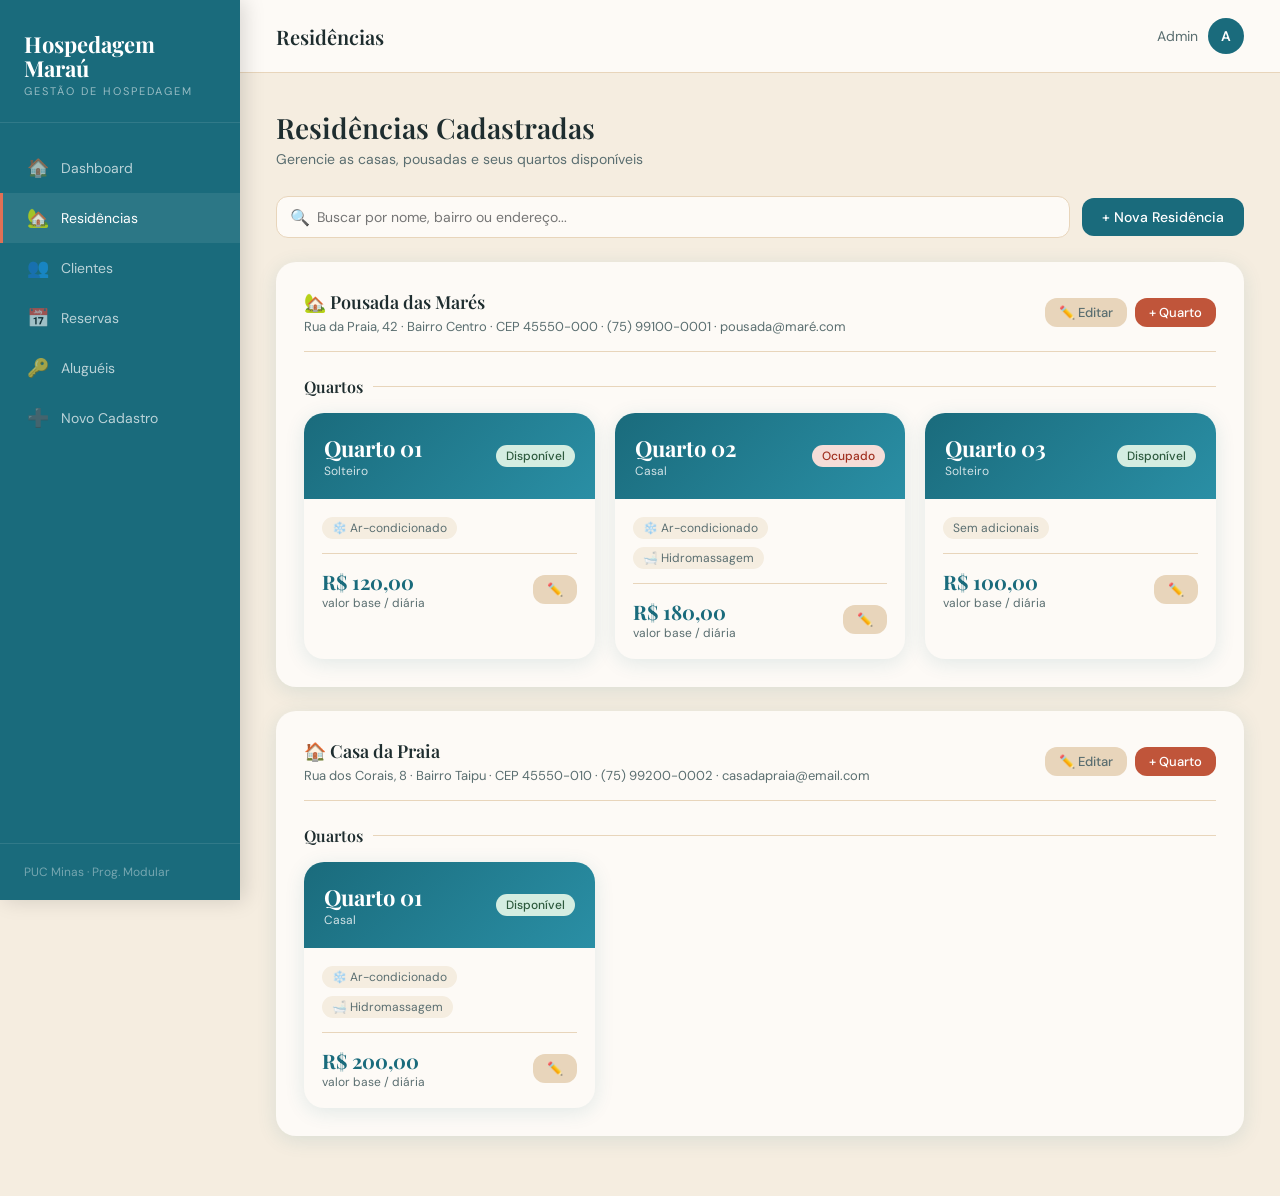
<file: src/residencias.html>
<!DOCTYPE html>
<html lang="pt-BR">
<head>
  <meta charset="UTF-8" />
  <meta name="viewport" content="width=device-width, initial-scale=1.0" />
  <title>Residências — Hospedagem Maraú</title>
  <link rel="stylesheet" href="style.css" />
</head>
<body>
<div class="page-wrapper">

  <div class="sidebar">
    <div class="sidebar-brand">
      <div class="logo-mark">Hospedagem<br/>Maraú</div>
      <div class="logo-sub">Gestão de Hospedagem</div>
    </div>
    <ul class="sidebar-nav">
      <li><a href="index.html">                       <span class="icon">🏠</span> Dashboard</a></li>
      <li><a href="residencias.html" class="active">  <span class="icon">🏡</span> Residências</a></li>
      <li><a href="clientes.html">                    <span class="icon">👥</span> Clientes</a></li>
      <li><a href="reservas.html">                    <span class="icon">📅</span> Reservas</a></li>
      <li><a href="alugel.html">                      <span class="icon">🔑</span> Aluguéis</a></li>
      <li><a href="cadastro.html">                    <span class="icon">➕</span> Novo Cadastro</a></li>
    </ul>
    <div class="sidebar-footer">PUC Minas · Prog. Modular</div>
  </div>

  <div class="main-content">
    <div class="topbar">
      <span class="topbar-title">Residências</span>
      <div class="topbar-user">
        <span>Admin</span>
        <div class="avatar">A</div>
      </div>
    </div>

    <div class="page-body">

      <div class="page-header">
        <h1>Residências Cadastradas</h1>
        <p>Gerencie as casas, pousadas e seus quartos disponíveis</p>
      </div>

      <div class="search-bar">
        <div class="search-input-wrapper">
          <span class="search-icon">🔍</span>
          <input type="text" placeholder="Buscar por nome, bairro ou endereço..." />
        </div>
        <a href="cadastro.html" class="btn btn-primary">+ Nova Residência</a>
      </div>

      <!-- Residência 1 -->
      <div class="card">
        <div class="card-header">
          <div>
            <h2 class="card-title">🏡 Pousada das Marés</h2>
            <p style="font-size:13px;color:var(--texto-leve);margin-top:4px;">
              Rua da Praia, 42 · Bairro Centro · CEP 45550-000 · (75) 99100-0001 · pousada@maré.com
            </p>
          </div>
          <div style="display:flex;gap:8px;">
            <button class="btn btn-ghost btn-sm">✏️ Editar</button>
            <button class="btn btn-coral btn-sm">+ Quarto</button>
          </div>
        </div>

        <p class="section-title">Quartos</p>
        <div class="quartos-grid">
          <div class="quarto-card">
            <div class="quarto-card-header">
              <div>
                <div class="quarto-numero">Quarto 01</div>
                <div class="quarto-tipo">Solteiro</div>
              </div>
              <span class="badge badge-green">Disponível</span>
            </div>
            <div class="quarto-body">
              <div class="quarto-amenities">
                <span class="amenity-tag">❄️ Ar-condicionado</span>
              </div>
              <div class="quarto-preco">
                <div>
                  <div class="preco-valor">R$ 120,00</div>
                  <div class="preco-label">valor base / diária</div>
                </div>
                <button class="btn btn-ghost btn-sm">✏️</button>
              </div>
            </div>
          </div>

          <div class="quarto-card">
            <div class="quarto-card-header">
              <div>
                <div class="quarto-numero">Quarto 02</div>
                <div class="quarto-tipo">Casal</div>
              </div>
              <span class="badge badge-red">Ocupado</span>
            </div>
            <div class="quarto-body">
              <div class="quarto-amenities">
                <span class="amenity-tag">❄️ Ar-condicionado</span>
                <span class="amenity-tag">🛁 Hidromassagem</span>
              </div>
              <div class="quarto-preco">
                <div>
                  <div class="preco-valor">R$ 180,00</div>
                  <div class="preco-label">valor base / diária</div>
                </div>
                <button class="btn btn-ghost btn-sm">✏️</button>
              </div>
            </div>
          </div>

          <div class="quarto-card">
            <div class="quarto-card-header">
              <div>
                <div class="quarto-numero">Quarto 03</div>
                <div class="quarto-tipo">Solteiro</div>
              </div>
              <span class="badge badge-green">Disponível</span>
            </div>
            <div class="quarto-body">
              <div class="quarto-amenities">
                <span class="amenity-tag" style="color:var(--texto-leve);">Sem adicionais</span>
              </div>
              <div class="quarto-preco">
                <div>
                  <div class="preco-valor">R$ 100,00</div>
                  <div class="preco-label">valor base / diária</div>
                </div>
                <button class="btn btn-ghost btn-sm">✏️</button>
              </div>
            </div>
          </div>
        </div>
      </div>

      <!-- Residência 2 -->
      <div class="card">
        <div class="card-header">
          <div>
            <h2 class="card-title">🏠 Casa da Praia</h2>
            <p style="font-size:13px;color:var(--texto-leve);margin-top:4px;">
              Rua dos Corais, 8 · Bairro Taipu · CEP 45550-010 · (75) 99200-0002 · casadapraia@email.com
            </p>
          </div>
          <div style="display:flex;gap:8px;">
            <button class="btn btn-ghost btn-sm">✏️ Editar</button>
            <button class="btn btn-coral btn-sm">+ Quarto</button>
          </div>
        </div>

        <p class="section-title">Quartos</p>
        <div class="quartos-grid">
          <div class="quarto-card">
            <div class="quarto-card-header">
              <div>
                <div class="quarto-numero">Quarto 01</div>
                <div class="quarto-tipo">Casal</div>
              </div>
              <span class="badge badge-green">Disponível</span>
            </div>
            <div class="quarto-body">
              <div class="quarto-amenities">
                <span class="amenity-tag">❄️ Ar-condicionado</span>
                <span class="amenity-tag">🛁 Hidromassagem</span>
              </div>
              <div class="quarto-preco">
                <div>
                  <div class="preco-valor">R$ 200,00</div>
                  <div class="preco-label">valor base / diária</div>
                </div>
                <button class="btn btn-ghost btn-sm">✏️</button>
              </div>
            </div>
          </div>
        </div>
      </div>

    </div>
  </div>
</div>
</body>
</html>
</file>
<file: src/style.css>
@import url('https://fonts.googleapis.com/css2?family=Playfair+Display:wght@400;600;700&family=DM+Sans:wght@300;400;500&display=swap');

:root {
  --areia: #f5ede0;
  --areia-escura: #e8d5bb;
  --mar: #1a6b7c;
  --mar-claro: #2a8fa5;
  --coral: #c0553a;
  --coral-claro: #e07055;
  --verde: #2d5a3d;
  --verde-claro: #3d7a55;
  --texto: #1e2d2f;
  --texto-leve: #5a6e70;
  --branco: #fdfaf6;
  --sombra: 0 4px 20px rgba(26,107,124,0.12);
  --sombra-forte: 0 8px 40px rgba(26,107,124,0.2);
  --radius: 12px;
  --radius-lg: 20px;
}

* { box-sizing: border-box; margin: 0; padding: 0; }

body {
  font-family: 'DM Sans', sans-serif;
  background: var(--areia);
  color: var(--texto);
  min-height: 100vh;
}


.page-wrapper {
  display: flex;
  min-height: 100vh;
}

.sidebar {
  width: 240px;
  background: var(--mar);
  display: flex;
  flex-direction: column;
  padding: 0;
  position: fixed;
  top: 0; left: 0;
  height: 100vh;
  z-index: 100;
  box-shadow: 4px 0 20px rgba(0,0,0,0.15);
}

.sidebar-brand {
  padding: 32px 24px 24px;
  border-bottom: 1px solid rgba(255,255,255,0.1);
}

.sidebar-brand .logo-mark {
  font-family: 'Playfair Display', serif;
  font-size: 22px;
  font-weight: 700;
  color: #fff;
  line-height: 1.1;
  margin-bottom: 4px;
}

.sidebar-brand .logo-sub {
  font-size: 11px;
  color: rgba(255,255,255,0.55);
  letter-spacing: 2px;
  text-transform: uppercase;
}

.sidebar-nav {
  flex: 1;
  padding: 20px 0;
  list-style: none;
}

.sidebar-nav li a {
  display: flex;
  align-items: center;
  gap: 12px;
  padding: 13px 24px;
  color: rgba(255,255,255,0.7);
  text-decoration: none;
  font-size: 14px;
  font-weight: 400;
  transition: all 0.2s;
  border-left: 3px solid transparent;
}

.sidebar-nav li a:hover,
.sidebar-nav li a.active {
  background: rgba(255,255,255,0.08);
  color: #fff;
  border-left-color: var(--coral-claro);
}

.sidebar-nav li a .icon {
  font-size: 18px;
  width: 22px;
  text-align: center;
  opacity: 0.85;
}

.sidebar-footer {
  padding: 20px 24px;
  border-top: 1px solid rgba(255,255,255,0.1);
  font-size: 12px;
  color: rgba(255,255,255,0.4);
}

.main-content {
  margin-left: 240px;
  flex: 1;
  display: flex;
  flex-direction: column;
  min-height: 100vh;
}

.topbar {
  background: var(--branco);
  padding: 18px 36px;
  display: flex;
  align-items: center;
  justify-content: space-between;
  border-bottom: 1px solid var(--areia-escura);
  position: sticky;
  top: 0;
  z-index: 50;
}

.topbar-title {
  font-family: 'Playfair Display', serif;
  font-size: 20px;
  font-weight: 600;
  color: var(--texto);
}

.topbar-user {
  display: flex;
  align-items: center;
  gap: 10px;
  font-size: 14px;
  color: var(--texto-leve);
}

.avatar {
  width: 36px;
  height: 36px;
  border-radius: 50%;
  background: var(--mar);
  color: #fff;
  display: flex;
  align-items: center;
  justify-content: center;
  font-size: 14px;
  font-weight: 600;
}

.page-body {
  padding: 36px;
  flex: 1;
}



.card {
  background: var(--branco);
  border-radius: var(--radius-lg);
  box-shadow: var(--sombra);
  padding: 28px;
  margin-bottom: 24px;
}

.card-header {
  display: flex;
  align-items: center;
  justify-content: space-between;
  margin-bottom: 24px;
  padding-bottom: 16px;
  border-bottom: 1px solid var(--areia-escura);
}

.card-title {
  font-family: 'Playfair Display', serif;
  font-size: 18px;
  font-weight: 600;
  color: var(--texto);
}

.stats-grid {
  display: grid;
  grid-template-columns: repeat(4, 1fr);
  gap: 20px;
  margin-bottom: 28px;
}

.stat-card {
  background: var(--branco);
  border-radius: var(--radius-lg);
  padding: 24px;
  box-shadow: var(--sombra);
  display: flex;
  flex-direction: column;
  gap: 8px;
}

.stat-card .stat-icon {
  font-size: 28px;
  margin-bottom: 4px;
}

.stat-card .stat-value {
  font-family: 'Playfair Display', serif;
  font-size: 30px;
  font-weight: 700;
  color: var(--mar);
}

.stat-card .stat-label {
  font-size: 13px;
  color: var(--texto-leve);
  font-weight: 400;
}


.btn {
  display: inline-flex;
  align-items: center;
  gap: 8px;
  padding: 10px 20px;
  border-radius: var(--radius);
  border: none;
  font-family: 'DM Sans', sans-serif;
  font-size: 14px;
  font-weight: 500;
  cursor: pointer;
  transition: all 0.2s;
  text-decoration: none;
}

.btn-primary {
  background: var(--mar);
  color: #fff;
}
.btn-primary:hover { background: var(--mar-claro); }

.btn-coral {
  background: var(--coral);
  color: #fff;
}
.btn-coral:hover { background: var(--coral-claro); }

.btn-outline {
  background: transparent;
  border: 1px solid var(--mar);
  color: var(--mar);
}
.btn-outline:hover { background: var(--mar); color: #fff; }

.btn-ghost {
  background: var(--areia-escura);
  color: var(--texto-leve);
}
.btn-ghost:hover { background: #d4c4aa; }

.btn-sm { padding: 6px 14px; font-size: 13px; }
.btn-lg { padding: 14px 28px; font-size: 16px; }



.form-grid {
  display: grid;
  grid-template-columns: 1fr 1fr;
  gap: 20px;
}

.form-grid-3 {
  display: grid;
  grid-template-columns: 1fr 1fr 1fr;
  gap: 20px;
}

.form-group {
  display: flex;
  flex-direction: column;
  gap: 6px;
}

.form-group.full-width {
  grid-column: 1 / -1;
}

label {
  font-size: 13px;
  font-weight: 500;
  color: var(--texto-leve);
  text-transform: uppercase;
  letter-spacing: 0.5px;
}

input, select, textarea {
  padding: 11px 14px;
  border: 1.5px solid var(--areia-escura);
  border-radius: var(--radius);
  font-family: 'DM Sans', sans-serif;
  font-size: 14px;
  background: var(--branco);
  color: var(--texto);
  outline: none;
  transition: border-color 0.2s;
}

input:focus, select:focus, textarea:focus {
  border-color: var(--mar-claro);
  box-shadow: 0 0 0 3px rgba(42,143,165,0.12);
}

input[type="checkbox"] {
  width: 18px;
  height: 18px;
  accent-color: var(--mar);
  cursor: pointer;
}

.checkbox-row {
  display: flex;
  align-items: center;
  gap: 10px;
  font-size: 14px;
  color: var(--texto);
}

textarea { resize: vertical; min-height: 100px; }

.form-actions {
  display: flex;
  gap: 12px;
  justify-content: flex-end;
  margin-top: 28px;
  padding-top: 20px;
  border-top: 1px solid var(--areia-escura);
}




table {
  width: 100%;
  border-collapse: collapse;
}

thead th {
  font-size: 12px;
  text-transform: uppercase;
  letter-spacing: 0.8px;
  color: var(--texto-leve);
  font-weight: 500;
  padding: 10px 14px;
  text-align: left;
  background: var(--areia);
  border-bottom: 2px solid var(--areia-escura);
}

tbody td {
  padding: 14px;
  font-size: 14px;
  border-bottom: 1px solid var(--areia-escura);
  color: var(--texto);
}

tbody tr:last-child td { border-bottom: none; }
tbody tr:hover td { background: rgba(26,107,124,0.03); }

.badge {
  display: inline-block;
  padding: 3px 10px;
  border-radius: 20px;
  font-size: 12px;
  font-weight: 500;
}

.badge-green { background: #d4ede1; color: #2d5a3d; }
.badge-red   { background: #f5ddd8; color: #a03020; }
.badge-blue  { background: #d4ebf0; color: #1a6b7c; }
.badge-gray  { background: #e8e8e8; color: #555; }





.quartos-grid {
  display: grid;
  grid-template-columns: repeat(3, 1fr);
  gap: 20px;
}

.quarto-card {
  background: var(--branco);
  border-radius: var(--radius-lg);
  box-shadow: var(--sombra);
  overflow: hidden;
}

.quarto-card-header {
  background: linear-gradient(135deg, var(--mar), var(--mar-claro));
  padding: 20px;
  color: #fff;
  display: flex;
  justify-content: space-between;
  align-items: center;
}

.quarto-numero {
  font-family: 'Playfair Display', serif;
  font-size: 22px;
  font-weight: 700;
}

.quarto-tipo {
  font-size: 12px;
  opacity: 0.8;
}

.quarto-body {
  padding: 18px;
}

.quarto-amenities {
  display: flex;
  gap: 8px;
  margin-bottom: 14px;
  flex-wrap: wrap;
}

.amenity-tag {
  font-size: 12px;
  padding: 3px 10px;
  border-radius: 20px;
  background: var(--areia);
  color: var(--texto-leve);
}

.quarto-preco {
  display: flex;
  justify-content: space-between;
  align-items: center;
  padding-top: 14px;
  border-top: 1px solid var(--areia-escura);
}

.preco-valor {
  font-family: 'Playfair Display', serif;
  font-size: 20px;
  font-weight: 700;
  color: var(--mar);
}

.preco-label {
  font-size: 12px;
  color: var(--texto-leve);
}


.recibo {
  max-width: 520px;
  margin: 0 auto;
  background: var(--branco);
  border-radius: var(--radius-lg);
  box-shadow: var(--sombra-forte);
  overflow: hidden;
}

.recibo-header {
  background: var(--mar);
  padding: 32px;
  text-align: center;
  color: #fff;
}

.recibo-header h2 {
  font-family: 'Playfair Display', serif;
  font-size: 22px;
  margin-bottom: 4px;
}

.recibo-header p {
  font-size: 13px;
  opacity: 0.7;
}

.recibo-body {
  padding: 28px 32px;
}

.recibo-row {
  display: flex;
  justify-content: space-between;
  align-items: center;
  padding: 12px 0;
  border-bottom: 1px dashed var(--areia-escura);
  font-size: 14px;
}

.recibo-row:last-child { border-bottom: none; }

.recibo-row .label { color: var(--texto-leve); }
.recibo-row .value { font-weight: 500; color: var(--texto); }

.recibo-total {
  background: var(--areia);
  border-radius: var(--radius);
  padding: 16px 20px;
  margin-top: 20px;
  display: flex;
  justify-content: space-between;
  align-items: center;
}

.recibo-total .label {
  font-size: 15px;
  font-weight: 500;
  color: var(--texto);
}

.recibo-total .value {
  font-family: 'Playfair Display', serif;
  font-size: 26px;
  font-weight: 700;
  color: var(--mar);
}

.login-page {
  min-height: 100vh;
  display: flex;
  background: var(--areia);
}

.login-visual {
  flex: 1;
  background: linear-gradient(160deg, var(--mar) 0%, var(--verde) 100%);
  display: flex;
  flex-direction: column;
  justify-content: center;
  padding: 60px;
  position: relative;
  overflow: hidden;
}

.login-visual::before {
  content: '';
  position: absolute;
  width: 400px;
  height: 400px;
  border-radius: 50%;
  background: rgba(255,255,255,0.05);
  top: -100px;
  right: -100px;
}

.login-visual::after {
  content: '';
  position: absolute;
  width: 250px;
  height: 250px;
  border-radius: 50%;
  background: rgba(255,255,255,0.04);
  bottom: -60px;
  left: 40px;
}

.login-visual-title {
  font-family: 'Playfair Display', serif;
  font-size: 48px;
  color: #fff;
  line-height: 1.1;
  margin-bottom: 16px;
}

.login-visual-sub {
  color: rgba(255,255,255,0.65);
  font-size: 16px;
  line-height: 1.6;
  max-width: 380px;
}

.login-visual-badge {
  display: inline-block;
  background: rgba(255,255,255,0.15);
  border: 1px solid rgba(255,255,255,0.25);
  color: rgba(255,255,255,0.9);
  padding: 6px 14px;
  border-radius: 20px;
  font-size: 12px;
  letter-spacing: 1px;
  text-transform: uppercase;
  margin-bottom: 24px;
}

.login-form-side {
  width: 440px;
  display: flex;
  align-items: center;
  justify-content: center;
  padding: 60px 50px;
}

.login-form-inner {
  width: 100%;
}

.login-form-inner h2 {
  font-family: 'Playfair Display', serif;
  font-size: 28px;
  margin-bottom: 6px;
  color: var(--texto);
}

.login-form-inner p {
  font-size: 14px;
  color: var(--texto-leve);
  margin-bottom: 32px;
}

.login-form-inner .form-group {
  margin-bottom: 16px;
}

.residencia-card {
  background: var(--branco);
  border-radius: var(--radius-lg);
  box-shadow: var(--sombra);
  padding: 22px;
  display: flex;
  align-items: flex-start;
  gap: 18px;
  margin-bottom: 14px;
}

.residencia-icon {
  width: 48px;
  height: 48px;
  border-radius: var(--radius);
  background: var(--areia);
  display: flex;
  align-items: center;
  justify-content: center;
  font-size: 22px;
  flex-shrink: 0;
}

.residencia-info { flex: 1; }

.residencia-nome {
  font-family: 'Playfair Display', serif;
  font-size: 16px;
  font-weight: 600;
  color: var(--texto);
  margin-bottom: 4px;
}

.residencia-endereco {
  font-size: 13px;
  color: var(--texto-leve);
  margin-bottom: 8px;
}

.residencia-meta {
  display: flex;
  gap: 12px;
  font-size: 12px;
  color: var(--texto-leve);
}

.search-bar {
  display: flex;
  align-items: center;
  gap: 12px;
  margin-bottom: 24px;
}

.search-input-wrapper {
  flex: 1;
  position: relative;
}

.search-input-wrapper .search-icon {
  position: absolute;
  left: 14px;
  top: 50%;
  transform: translateY(-50%);
  color: var(--texto-leve);
  font-size: 16px;
}

.search-input-wrapper input {
  width: 100%;
  padding-left: 40px;
}

.page-header {
  margin-bottom: 28px;
}

.page-header h1 {
  font-family: 'Playfair Display', serif;
  font-size: 28px;
  font-weight: 600;
  color: var(--texto);
  margin-bottom: 4px;
}

.page-header p {
  font-size: 14px;
  color: var(--texto-leve);
}

.empty-state {
  text-align: center;
  padding: 60px 20px;
  color: var(--texto-leve);
}

.empty-state .empty-icon { font-size: 48px; margin-bottom: 16px; }
.empty-state h3 { font-family: 'Playfair Display', serif; font-size: 20px; color: var(--texto); margin-bottom: 8px; }
.empty-state p { font-size: 14px; }

.section-title {
  font-family: 'Playfair Display', serif;
  font-size: 16px;
  font-weight: 600;
  color: var(--texto);
  margin: 0 0 16px;
  display: flex;
  align-items: center;
  gap: 10px;
}

.section-title::after {
  content: '';
  flex: 1;
  height: 1px;
  background: var(--areia-escura);
}

.info-box {
  background: rgba(26,107,124,0.08);
  border-left: 3px solid var(--mar);
  border-radius: 0 var(--radius) var(--radius) 0;
  padding: 14px 18px;
  font-size: 13px;
  color: var(--mar);
  margin-bottom: 20px;
}

.warning-box {
  background: rgba(192,85,58,0.08);
  border-left: 3px solid var(--coral);
  border-radius: 0 var(--radius) var(--radius) 0;
  padding: 14px 18px;
  font-size: 13px;
  color: var(--coral);
  margin-bottom: 20px;
}
</file>
